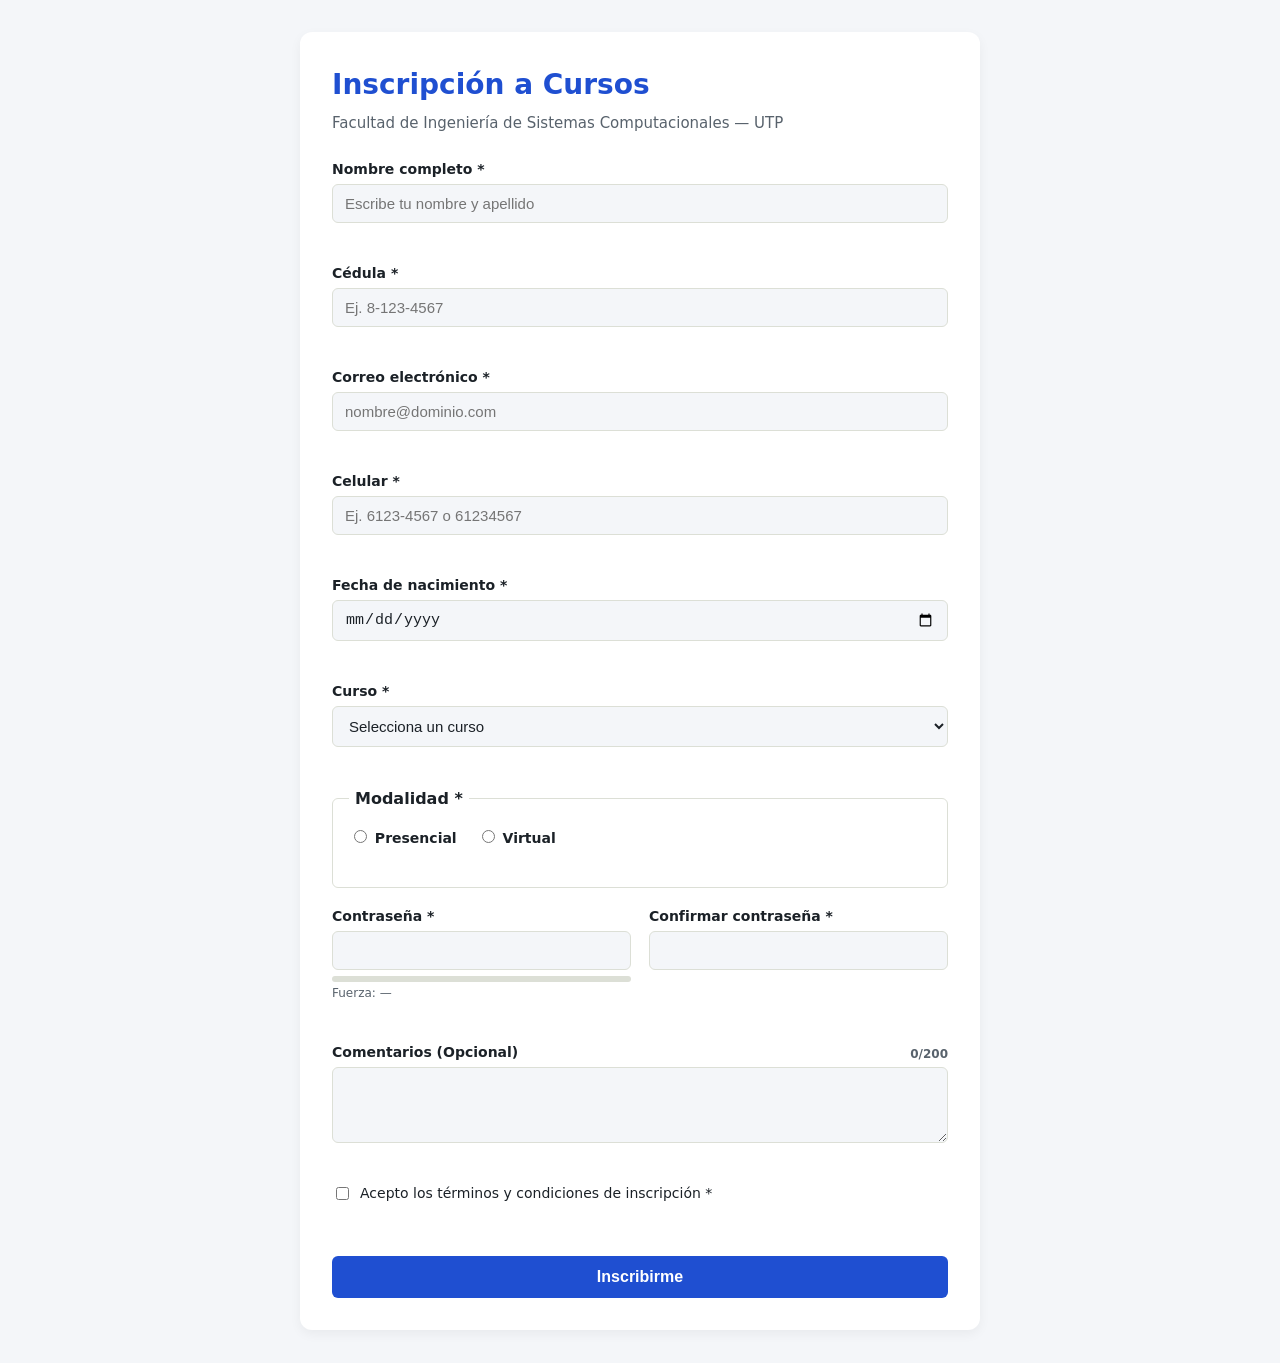
<file: inscripcion/index.html>
<!DOCTYPE html>
<html lang="es">
<head>
  <meta charset="UTF-8">
  <meta name="viewport" content="width=device-width, initial-scale=1.0">
  <title>Inscripción a Cursos - FISC UTP</title>
  <link rel="stylesheet" href="estilos.css">
</head>
<body>

  <main class="contenedor-principal">
    <header class="encabezado-pagina">
      <h1>Inscripción a Cursos</h1>
      <p>Facultad de Ingeniería de Sistemas Computacionales — UTP</p>
    </header>

    <form id="inscripcion" class="formulario-inscripcion" novalidate>
      <!-- Nombre Completo -->
      <div class="campo-formulario">
        <label for="nombre">Nombre completo *</label>
        <input type="text" id="nombre" name="nombre" placeholder="Escribe tu nombre y apellido">
        <p id="nombre-error" class="mensaje-error"></p>
      </div>

      <!-- Cédula -->
      <div class="campo-formulario">
        <label for="cedula">Cédula *</label>
        <input type="text" id="cedula" name="cedula" placeholder="Ej. 8-123-4567">
        <p id="cedula-error" class="mensaje-error"></p>
      </div>

      <!-- Correo Electrónico -->
      <div class="campo-formulario">
        <label for="correo">Correo electrónico *</label>
        <input type="email" id="correo" name="correo" placeholder="nombre@dominio.com">
        <p id="correo-error" class="mensaje-error"></p>
      </div>

      <!-- Celular -->
      <div class="campo-formulario">
        <label for="celular">Celular *</label>
        <input type="tel" id="celular" name="celular" placeholder="Ej. 6123-4567 o 61234567">
        <p id="celular-error" class="mensaje-error"></p>
      </div>

      <!-- Fecha de Nacimiento -->
      <div class="campo-formulario">
        <label for="fechaNacimiento">Fecha de nacimiento *</label>
        <input type="date" id="fechaNacimiento" name="fechaNacimiento">
        <p id="fechaNacimiento-error" class="mensaje-error"></p>
      </div>

      <!-- Curso -->
      <div class="campo-formulario">
        <label for="curso">Curso *</label>
        <select id="curso" name="curso">
          <option value="">Selecciona un curso</option>
          <option value="Ingeniería Web">Ingeniería Web</option>
          <option value="Ingeniería Ambiental">Ingeniería Ambiental</option>
          <option value="Lenguajes Formales">Lenguajes Formales</option>
          <option value="Mantenimiento y Pruebas de Software">Mantenimiento y Pruebas de Software</option>
        </select>
        <p id="curso-error" class="mensaje-error"></p>
      </div>

      <!-- Modalidad -->
      <fieldset class="grupo-opciones">
        <legend>Modalidad *</legend>
        <div class="opciones-horizontales">
          <label><input type="radio" name="modalidad" value="presencial"> Presencial</label>
          <label><input type="radio" name="modalidad" value="virtual"> Virtual</label>
        </div>
        <p id="modalidad-error" class="mensaje-error"></p>
      </fieldset>

      <!-- Sede (Se muestra u oculta dependiendo de la modalidad) -->
      <div class="campo-formulario oculto" id="campo-sede">
        <label for="sede">Sede *</label>
        <select id="sede" name="sede">
          <option value="">Selecciona una sede</option>
          <option value="Campus Víctor Levi Sasso (Panamá)">Campus Víctor Levi Sasso (Panamá)</option>
          <option value="Centro Regional de Azuero">Centro Regional de Azuero</option>
          <option value="Centro Regional de Chiriquí">Centro Regional de Chiriquí</option>
          <option value="Centro Regional de Veraguas">Centro Regional de Veraguas</option>
        </select>
        <p id="sede-error" class="mensaje-error"></p>
      </div>

      <!-- Contraseñas -->
      <div class="cuadrícula-formulario">
        <div class="campo-formulario">
          <label for="clave">Contraseña *</label>
          <input type="password" id="clave" name="clave">
          <div class="contenedor-medidor-fuerza"><i id="meter-bar"></i></div>
          <span class="etiqueta-medidor-fuerza" id="meter-lbl">Fuerza: —</span>
          <p id="clave-error" class="mensaje-error"></p>
        </div>

        <div class="campo-formulario">
          <label for="clave2">Confirmar contraseña *</label>
          <input type="password" id="clave2" name="clave2">
          <p id="clave2-error" class="mensaje-error"></p>
        </div>
      </div>

      <!-- Comentarios -->
      <div class="campo-formulario">
        <div class="encabezado-etiqueta-contador">
          <label for="comentarios">Comentarios (Opcional)</label>
          <span id="char-counter" class="contador-caracteres">0/200</span>
        </div>
        <textarea id="comentarios" name="comentarios" rows="3" maxlength="200"></textarea>
        <p id="comentarios-error" class="mensaje-error"></p>
      </div>

      <!-- Términos -->
      <div class="campo-formulario casilla-verificacion-campo">
        <label>
          <input type="checkbox" id="terminos" name="terminos" value="aceptado">
          Acepto los términos y condiciones de inscripción *
        </label>
        <p id="terminos-error" class="mensaje-error"></p>
      </div>

      <button type="submit" class="boton-enviar">Inscribirme</button>
    </form>

    <!-- Tarjeta de Confirmación con los Datos Ingresados -->
    <section id="confirmacion"></section>
  </main>

  <script src="validacion.js" defer></script>
</body>
</html>
</file>
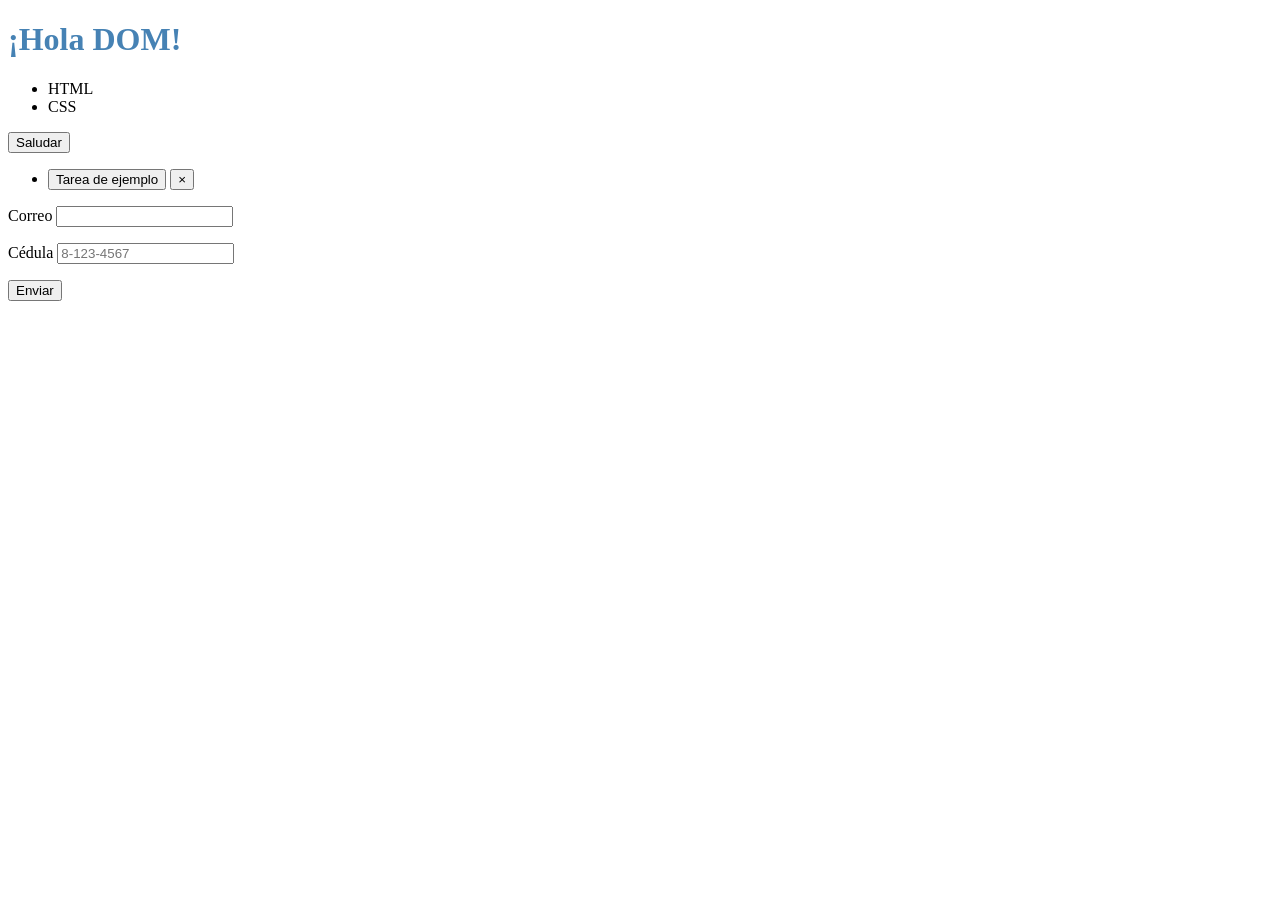
<file: lab-dom/index.html>
<!DOCTYPE html>
<html lang="es">
<head>
  <meta charset="UTF-8">
  <title>Lab DOM</title>
</head>
<body>
  <!-- Parte 1 -->
  <h1 id="titulo">Mi primera página dinámica</h1>
  <ul id="lista"></ul>

  <!-- Parte 2 -->
  <button id="saludar" type="button">Saludar</button>

  <ul id="tareas">
    <li>
      <button class="texto" type="button">Tarea de ejemplo</button>
      <button class="borrar" type="button">×</button>
    </li>
  </ul>

  <!-- Parte 3 -->
  <form id="registro" novalidate>
    <div>
      <label for="correo">Correo</label>
      <input id="correo" name="correo" type="email" required aria-describedby="correo-error">
      <p id="correo-error" class="error"></p>
    </div>

    <div>
      <label for="cedula">Cédula</label>
      <input id="cedula" name="cedula" required pattern="([1-9]|1[0-3]|PE|E|N)-\d{1,4}-\d{1,6}" placeholder="8-123-4567" aria-describedby="cedula-error">
      <p id="cedula-error" class="error"></p>
    </div>

    <button type="submit">Enviar</button>
  </form>

  <!-- defer: el script corre cuando el HTML ya está cargado -->
  <script src="app.js" defer></script>
</body>
</html>
</file>
<file: inscripcion/estilos.css>
/* Variables Globales de Color */
:root {
  --color-primario: #1f4fd1;
  --color-primario-hover: #163cb0;
  --color-fondo-pagina: #f4f6f9;
  --color-fondo-tarjeta: #ffffff;
  --color-texto-principal: #1b2127;
  --color-texto-secundario: #58626c;
  --color-borde: #dcdfd6;
  --color-error: #c02b2b;
  --color-fondo-error: #fbe7e6;
  --color-exito: #1d7f46;
  --color-fondo-exito: #e1f3e8;
  --color-advertencia: #d97706;
}

* {
  box-sizing: border-box;
}

body {
  font-family: system-ui, -apple-system, sans-serif;
  background-color: var(--color-fondo-pagina);
  color: var(--color-texto-principal);
  margin: 0;
  padding: 32px 16px;
  line-height: 1.5;
}

.contenedor-principal {
  max-width: 680px;
  margin: 0 auto;
  background: var(--color-fondo-tarjeta);
  border-radius: 12px;
  padding: 32px;
  box-shadow: 0 4px 12px rgba(0, 0, 0, 0.05);
}

.encabezado-pagina h1 {
  margin: 0 0 6px 0;
  font-size: 28px;
  color: var(--color-primario);
}

.encabezado-pagina p {
  margin: 0 0 24px 0;
  color: var(--color-texto-secundario);
  font-size: 15px;
}

.formulario-inscripcion {
  display: flex;
  flex-direction: column;
  gap: 18px;
}

.cuadrícula-formulario {
  display: grid;
  grid-template-columns: 1fr;
  gap: 18px;
}

@media (min-width: 580px) {
  .cuadrícula-formulario {
    grid-template-columns: 1fr 1fr;
  }
}

.campo-formulario {
  display: flex;
  flex-direction: column;
}

/* Ocultar elementos */
.oculto {
  display: none !important;
}

/* Resaltar errores visualmente */
.input-error {
  border-color: var(--color-error) !important;
  background-color: var(--color-fondo-error) !important;
}

.grupo-opciones {
  border: 1px solid var(--color-borde);
  border-radius: 6px;
  padding: 12px 16px;
  margin: 0;
}

.grupo-opciones legend {
  font-weight: 600;
  padding: 0 6px;
}

.opciones-horizontales {
  display: flex;
  gap: 20px;
  margin-top: 4px;
}

label {
  font-weight: 600;
  font-size: 14px;
  margin-bottom: 4px;
}

.encabezado-etiqueta-contador {
  display: flex;
  justify-content: space-between;
  align-items: center;
}

.contador-caracteres {
  font-size: 12px;
  color: var(--color-texto-secundario);
  font-weight: 600;
}

.contador-caracteres.warning {
  color: var(--color-advertencia);
}

input[type="text"],
input[type="email"],
input[type="tel"],
input[type="date"],
input[type="password"],
select,
textarea {
  width: 100%;
  padding: 10px 12px;
  font-size: 15px;
  border: 1.5px solid var(--color-borde);
  border-radius: 6px;
  background-color: var(--color-fondo-pagina);
  color: var(--color-texto-principal);
  outline: none;
  transition: border-color 0.2s, background-color 0.2s;
}

textarea {
  resize: vertical;
  font-family: inherit;
}

.casilla-verificacion-campo label {
  font-weight: normal;
  display: flex;
  align-items: center;
  gap: 8px;
  cursor: pointer;
}

.mensaje-error {
  color: var(--color-error);
  font-size: 13px;
  margin: 4px 0 0 0;
  min-height: 18px;
}

.contenedor-medidor-fuerza {
  height: 6px;
  border-radius: 3px;
  background: var(--color-borde);
  overflow: hidden;
  margin-top: 6px;
}

.contenedor-medidor-fuerza i {
  display: block;
  height: 100%;
  width: 0;
  background: var(--color-error);
  transition: width 0.25s, background 0.25s;
}

.etiqueta-medidor-fuerza {
  font-size: 12px;
  color: var(--color-texto-secundario);
  margin-top: 2px;
}

.boton-enviar {
  background: var(--color-primario);
  color: #ffffff;
  font-size: 16px;
  font-weight: 600;
  padding: 12px 20px;
  border: none;
  border-radius: 6px;
  cursor: pointer;
  transition: background 0.2s;
  margin-top: 8px;
}

.boton-enviar:hover {
  background: var(--color-primario-hover);
}

/* Estilos de la Tarjeta de Confirmación */
.tarjeta-confirmacion {
  margin-top: 28px;
  padding: 24px;
  background: var(--color-fondo-exito);
  border: 1.5px solid var(--color-exito);
  border-radius: 8px;
}

.tarjeta-confirmacion h2 {
  margin: 0 0 16px 0;
  color: var(--color-exito);
  font-size: 20px;
}

.tarjeta-confirmacion dl {
  display: grid;
  grid-template-columns: auto 1fr;
  gap: 8px 16px;
  margin: 0;
  font-size: 15px;
}

.tarjeta-confirmacion dt {
  font-weight: 600;
  color: var(--color-texto-secundario);
}

.tarjeta-confirmacion dd {
  margin: 0;
}
</file>
